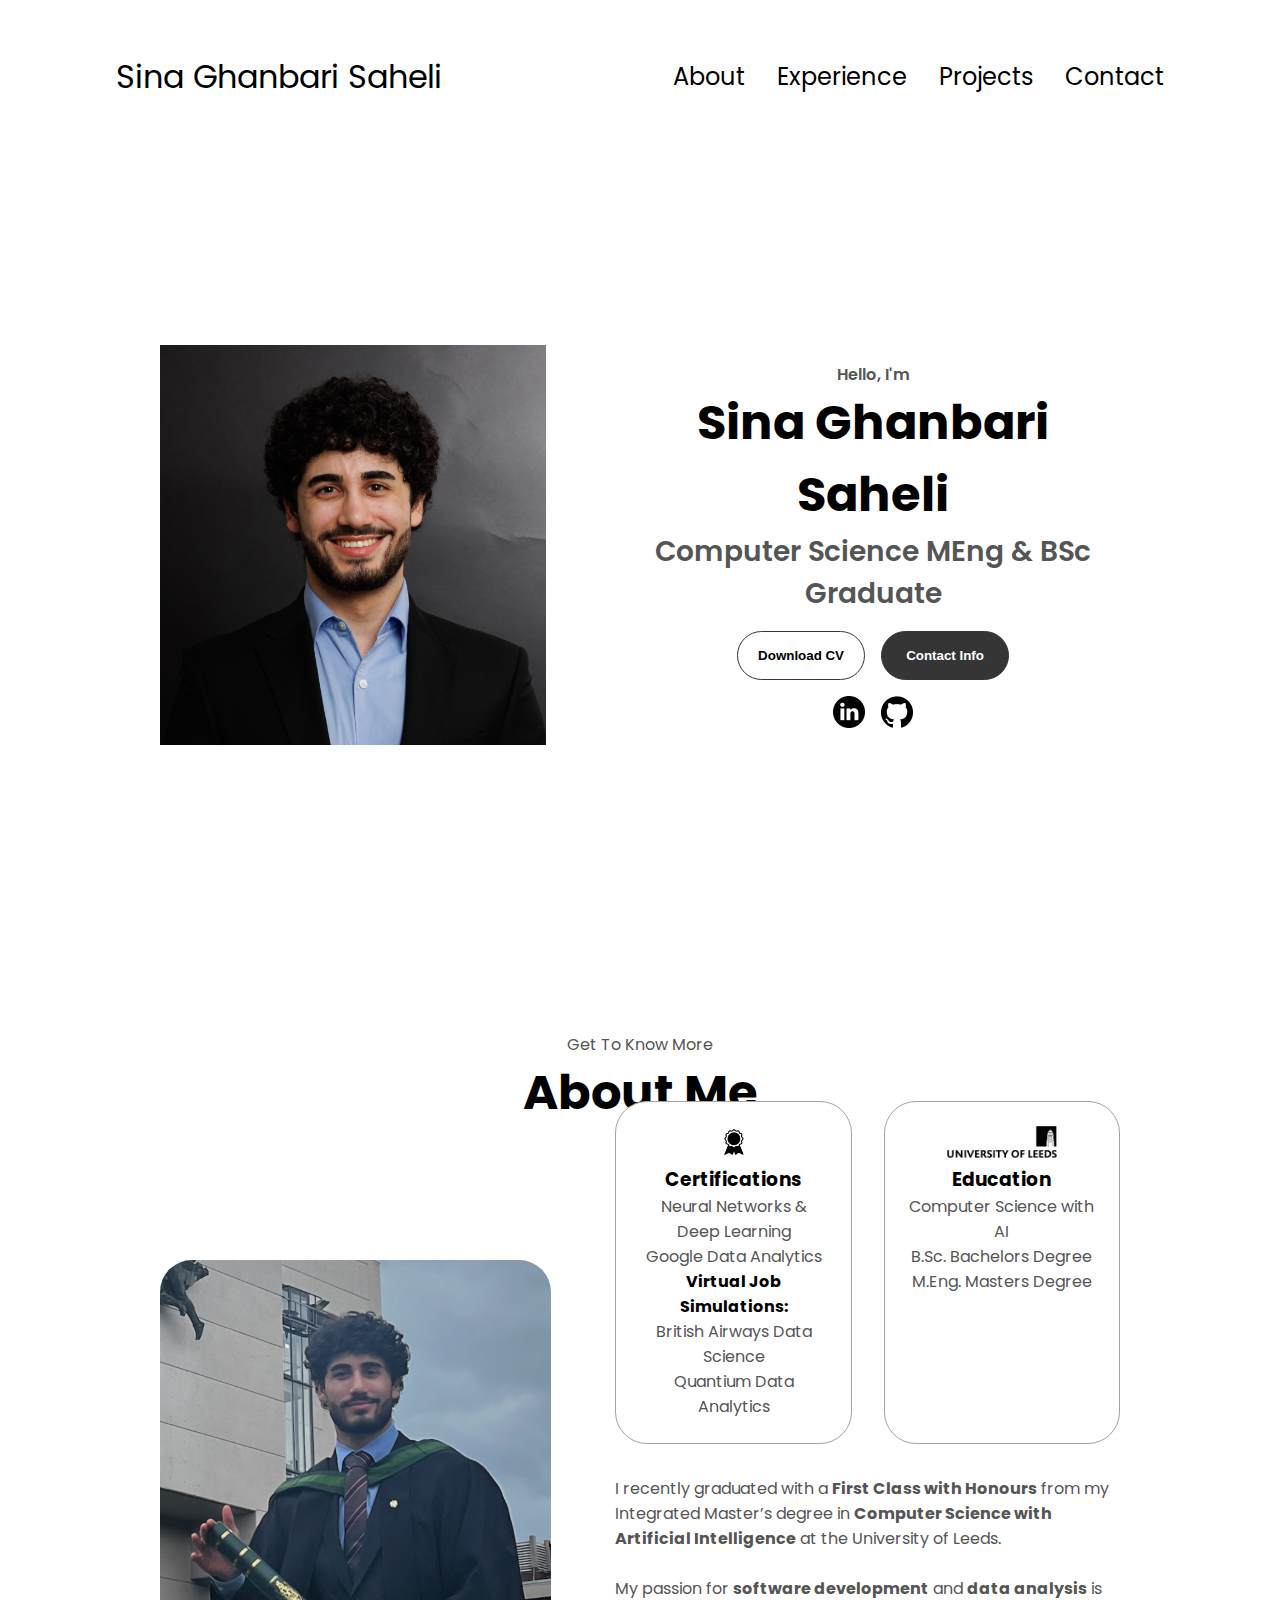
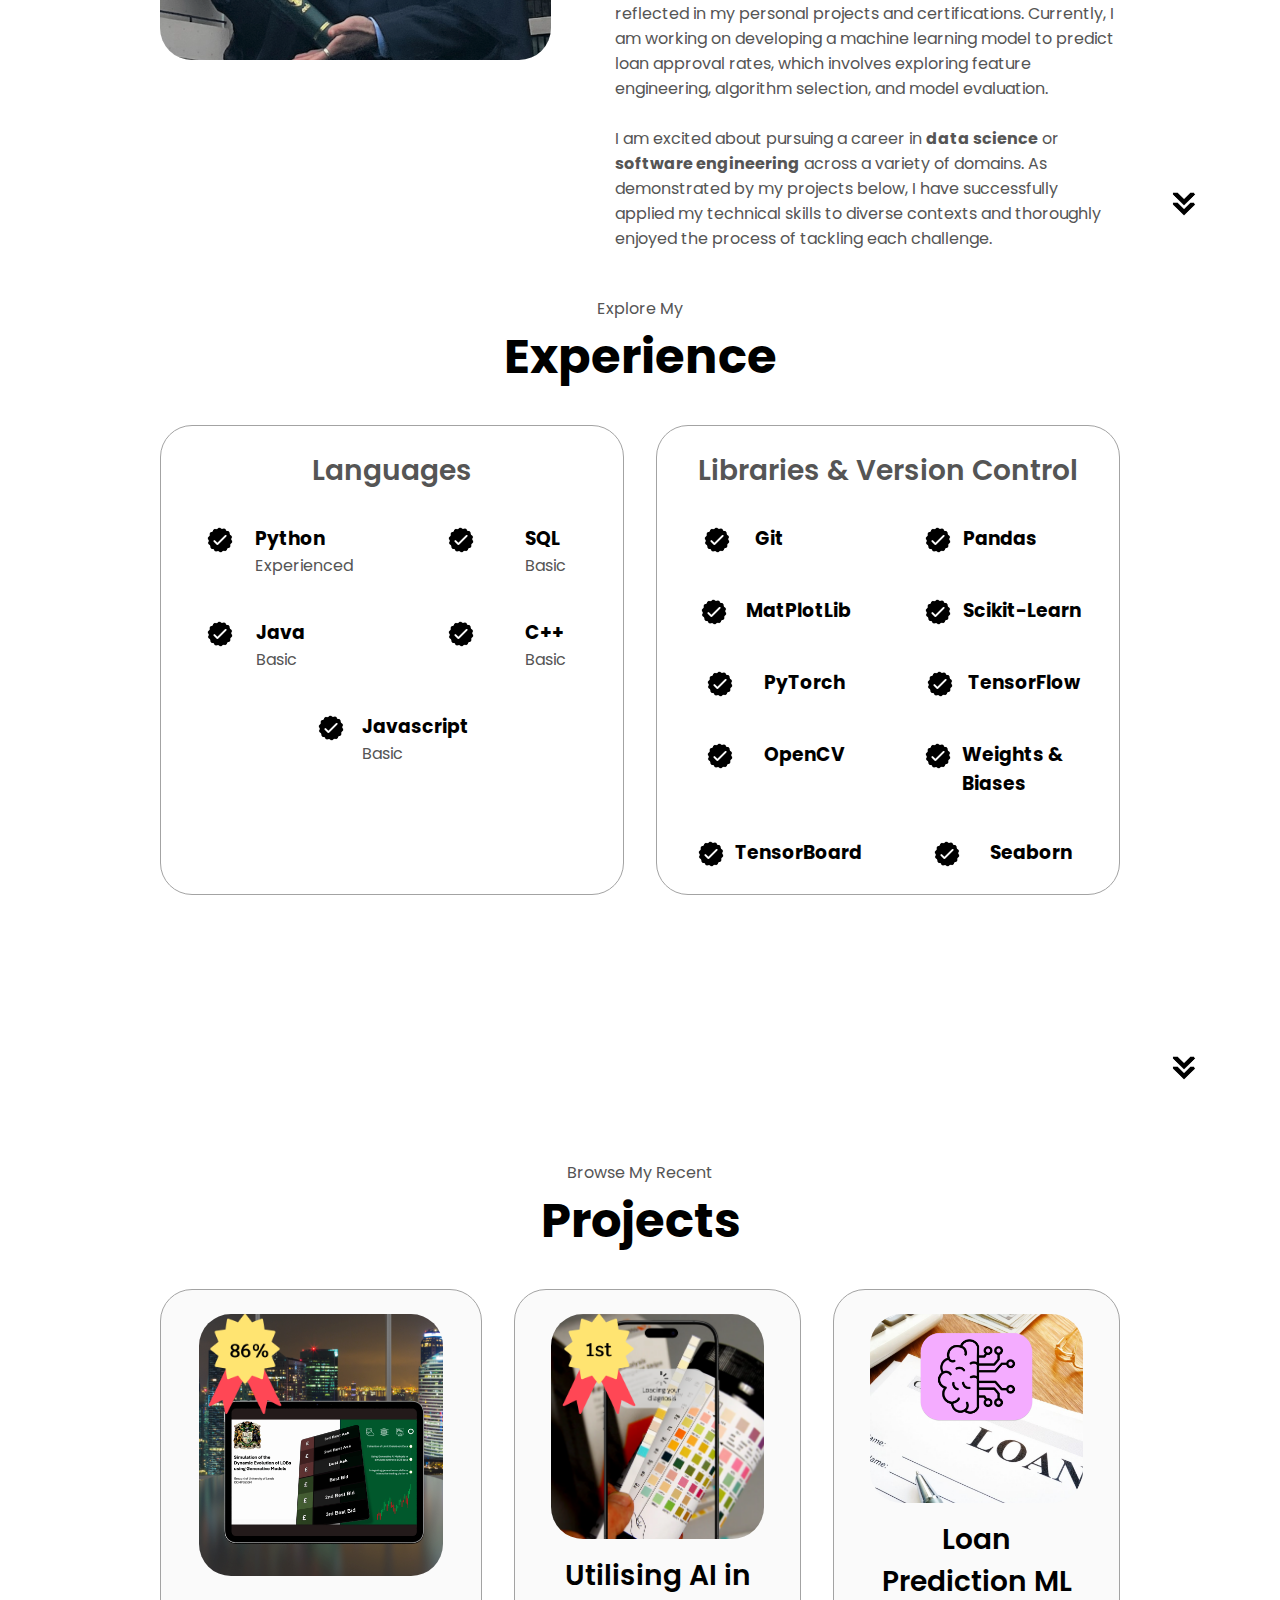
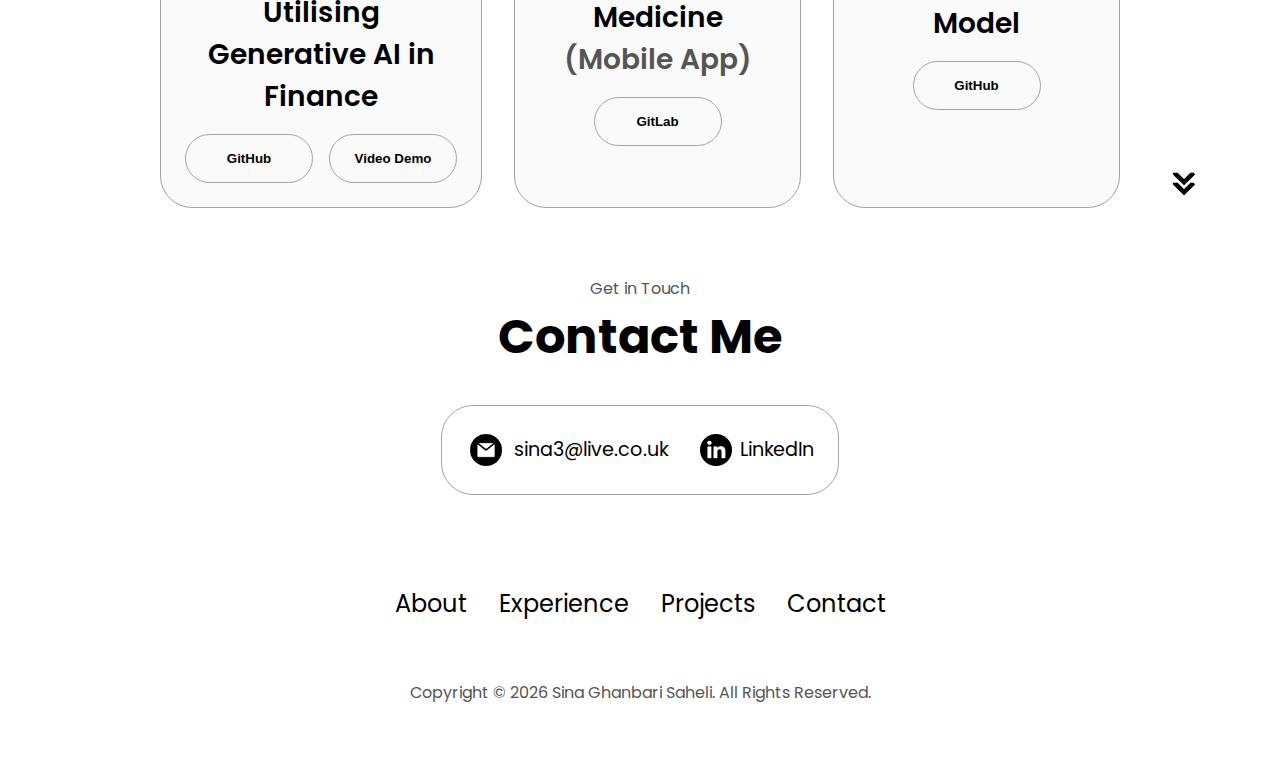
<file: index.html>
<!DOCTYPE html>
<html lang="en">
  <head>
    <meta charset="UTF-8" />
    <meta http-equiv="X-UA-Compatible" content="IE=edge" />
    <meta name="viewport" content="width=device-width, initial-scale=1.0" />
    <title>My Portfolio</title>
    <link rel="stylesheet" href="styles.css" />
    <link rel="stylesheet" href="mediaqueries.css" />
  </head>
  <body>
    <nav id="desktop-nav">
      <div class="logo">Sina Ghanbari Saheli</div>
      <div>
        <ul class="nav-links">
          <li><a href="#about">About</a></li>
          <li><a href="#experience">Experience</a></li>
          <li><a href="#projects">Projects</a></li>
          <li><a href="#contact">Contact</a></li>
        </ul>
      </div>
    </nav>
    <nav id="hamburger-nav">
      <div class="logo">Sina Ghanbari Saheli</div>
      <div class="hamburger-menu">
        <div class="hamburger-icon" onclick="toggleMenu()">
          <span></span>
          <span></span>
          <span></span>
        </div>
        <div class="menu-links">
          <li><a href="#about" onclick="toggleMenu()">About</a></li>
          <li><a href="#experience" onclick="toggleMenu()">Experience</a></li>
          <li><a href="#projects" onclick="toggleMenu()">Projects</a></li>
          <li><a href="#contact" onclick="toggleMenu()">Contact</a></li>
        </div>
      </div>
    </nav>
    <section id="profile">
      <div class="section__pic-container">
        <img src="./assets/profile-pic.png" alt="John Doe profile picture" />
      </div>
      <div class="section__text">
        <p class="section__text__p1">Hello, I'm</p>
        <h1 class="title">Sina Ghanbari Saheli</h1>
        <p class="section__text__p2">Computer Science MEng & BSc Graduate</p>
        <div class="btn-container">
          <button
            class="btn btn-color-2"
            onclick="window.open('./assets/Sina_CV_24.pdf')"
          >
            Download CV
          </button>
          <button class="btn btn-color-1" onclick="location.href='./#contact'">
            Contact Info
          </button>
        </div>
        <div id="socials-container">
          <img
            src="./assets/linkedin.png"
            alt="My LinkedIn profile"
            class="icon"
            onclick="location.href='https://www.linkedin.com/in/sina-ghanbari-saheli-0ba232171/'"
          />
          <img
            src="./assets/github.png"
            alt="My Github profile"
            class="icon"
            onclick="location.href='https://github.com/sc19sgs'"
          />
        </div>
      </div>
    </section>
    <section id="about">
      <p class="section__text__p1">Get To Know More</p>
      <h1 class="title">About Me</h1>
      <div class="section-container">
        <div class="section__pic-container">
          <img
            src="./assets/about-pic.png"
            alt="Profile picture"
            class="about-pic"
          />
        </div>
        <div class="about-details-container">
          <div class="about-containers">
            <div class="details-container">
                <img
                  src="./assets/experience.png"
                  alt="Certifications icon"
                  class="icon"
                />
                <h3>Certifications</h3>
                <ul>
                  <p>Neural Networks & Deep Learning</p>
                </ul>
                <ul>
                  <p>Google Data Analytics</p>
                </ul>
                <h4>Virtual Job Simulations:</h4>
                <ul>
                  <p>British Airways Data Science</p>
                  <p>Quantium Data Analytics</p>
                </ul>
              </div>
            <div class="details-container">
              <img
                src="./assets/leeds-logo.png"
                alt="Education icon"
                class="icon"
              />
              <h3>Education</h3>
              <p>Computer Science with AI</p>
              <p>B.Sc. Bachelors Degree<br />M.Eng. Masters Degree</p>
            </div>
          </div>
          <div class="text-container">
            <p>
                I recently graduated with a <strong>First Class with Honours</strong> from my Integrated Master’s degree in 
                <strong>Computer Science with Artificial Intelligence</strong> at the University of Leeds. 
              </p>
              <br>
              <p>
                My passion for <strong>software development</strong> and <strong>data analysis</strong> is reflected in my personal projects and certifications. 
                Currently, I am working on developing a machine learning model to predict loan approval rates, which involves exploring feature engineering, algorithm selection, and model evaluation.
              </p>
              <br>
              <p>
                I am excited about pursuing a career in <strong>data science</strong> or <strong>software engineering</strong> across a variety of domains. 
                As demonstrated by my projects below, I have successfully applied my technical skills to diverse contexts and thoroughly enjoyed the process of tackling each challenge.
              </p>

          </div>
        </div>
      </div>
      <img
        src="./assets/arrow.png"
        alt="Arrow icon"
        class="icon arrow"
        onclick="location.href='./#experience'"
      />
    </section>
    <section id="experience">
      <p class="section__text__p1">Explore My</p>
      <h1 class="title">Experience</h1>
      <div class="experience-details-container">
        <div class="about-containers">
          <div class="details-container">
            <h2 class="experience-sub-title">Languages</h2>
            <div class="article-container">
              <article>
                <img
                  src="./assets/checkmark.png"
                  alt="Experience icon"
                  class="icon"
                />
                <div>
                  <h3>Python</h3>
                  <p>Experienced</p>
                </div>
              </article>
              <article>
                <img
                  src="./assets/checkmark.png"
                  alt="Experience icon"
                  class="icon"
                />
                <div>
                  <h3>SQL</h3>
                  <p>Basic</p>
                </div>
              </article>
              <article>
                <img
                  src="./assets/checkmark.png"
                  alt="Experience icon"
                  class="icon"
                />
                <div>
                  <h3>Java &nbsp;&nbsp;&nbsp;&nbsp;&nbsp;&nbsp;&nbsp;&nbsp;&nbsp;&nbsp;&nbsp;</h3>
                  <p>Basic</p>
                </div>
              </article>
              <article>
                <img
                  src="./assets/checkmark.png"
                  alt="Experience icon"
                  class="icon"
                />
                <div>
                  <h3>C++       </h3>
                  <p>Basic</p>
                </div>
              </article>
              <article>
                <img
                  src="./assets/checkmark.png"
                  alt="Experience icon"
                  class="icon"
                />
                <div>
                  <h3>Javascript</h3>
                  <p>Basic</p>
                </div>
              </article>

            </div>
          </div>
          <div class="details-container">
            <h2 class="experience-sub-title">Libraries & Version Control</h2>
            <div class="article-container">
              <article>
                <img
                  src="./assets/checkmark.png"
                  alt="Experience icon"
                  class="icon"
                />
                <div>
                  <h3>Git &nbsp;&nbsp;&nbsp;&nbsp;&nbsp;&nbsp;&nbsp;&nbsp;&nbsp;&nbsp;&nbsp;&nbsp;&nbsp;&nbsp;&nbsp;</h3>
                  <p></p>
                </div>
              </article>
              <article>
                <img
                  src="./assets/checkmark.png"
                  alt="Experience icon"
                  class="icon"
                />
                <div>
                  <h3>Pandas&nbsp;&nbsp;&nbsp;&nbsp;&nbsp;&nbsp;&nbsp;&nbsp;&nbsp;&nbsp;&nbsp;</h3>
                  <p></p>
                </div>
              </article>
              <article>
                <img
                  src="./assets/checkmark.png"
                  alt="Experience icon"
                  class="icon"
                />
                <div>
                  <h3>MatPlotLib</h3>
                  <p></p>
                </div>
              </article>
              <article>
                <img
                  src="./assets/checkmark.png"
                  alt="Experience icon"
                  class="icon"
                />
                <div>
                  <h3>Scikit-Learn</h3>
                  <p></p>
                </div>
              </article>
              <article>
                <img
                  src="./assets/checkmark.png"
                  alt="Experience icon"
                  class="icon"
                />
                <div>
                  <h3>PyTorch</h3>
                  <p></p>
                </div>
              </article>
              <article>
                <img
                  src="./assets/checkmark.png"
                  alt="Experience icon"
                  class="icon"
                />
                <div>
                  <h3>TensorFlow</h3>
                  <p></p>
                </div>
              </article>
              <article>
                <img
                  src="./assets/checkmark.png"
                  alt="Experience icon"
                  class="icon"
                />
                <div>
                  <h3>OpenCV</h3>
                  <p></p>
                </div>
              </article>
              <article>
                <img
                  src="./assets/checkmark.png"
                  alt="Experience icon"
                  class="icon"
                />
                <div>
                  <h3>Weights & Biases</h3>
                  <p></p>
                </div>
              </article>
              <article>
                <img
                  src="./assets/checkmark.png"
                  alt="Experience icon"
                  class="icon"
                />
                <div>
                  <h3>TensorBoard</h3>
                  <p></p>
                </div>
              </article>
              <article>
                <img
                  src="./assets/checkmark.png"
                  alt="Experience icon"
                  class="icon"
                />
                <div>
                  <h3>Seaborn</h3>
                  <p></p>
                </div>
              </article>
            </div>
          </div>
          </div>
          </div>
          <img
            src="./assets/arrow.png"
            alt="Arrow icon"
            class="icon arrow"
            onclick="location.href='./#projects'"
          />
          </section>
          
    <section id="projects">
      <p class="section__text__p1">Browse My Recent</p>
      <h1 class="title">Projects</h1>
      <div class="experience-details-container">
        <div class="about-containers">
            <div class="details-container color-container">
                <div class="article-container">
                  <img
                    src="./assets/86.png"
                    alt="Ribbon"
                    class="ribbon-img"
                  />
                  <img
                    src="./assets/project-1.png"
                    alt="Project 1"
                    class="project-img"
                  />
                </div>
                <h2 class="experience-sub-title project-title">Utilising Generative AI in Finance</h2>
                <div class="btn-container">
                  <button
                    class="btn btn-color-2 project-btn"
                    onclick="location.href='https://github.com/sc19sgs/Generating-Synthetic-Limit-Order-Book-Data/'"
                  >
                    GitHub
                  </button>
                  <button
                    class="btn btn-color-2 project-btn"
                    onclick="openVideoPopup()"
                  >
                    Video Demo
                  </button>
                </div>
              </div>
              
          <div class="details-container color-container">
            <div class="article-container">
                <img
                src="./assets/1st.png"
                alt="Ribbon"
                class="ribbon-img"
              />                 
              <img
                src="./assets/project-2.png"
                alt="Project 2"
                class="project-img"
              />
            </div>
            <h2 class="experience-sub-title project-title">Utilising AI in Medicine <p>(Mobile App)</p></h2>
            <div class="btn-container">
              <button
                class="btn btn-color-2 project-btn"
                onclick="location.href='https://gitlab.com/comp3931-final-project/phoenixapp/-/wikis/Guides/How-to-Run-Urine-Dipstick-Analysis-App'"
              >
                GitLab
              </button>

            </div>
          </div>
          <div class="details-container color-container">
            <div class="article-container">
              <img
                src="./assets/project-3.png"
                alt="Project 3"
                class="project-img"
              />
            </div>
            <h2 class="experience-sub-title project-title">Loan Prediction ML Model</h2>
            <div class="btn-container">
              <button
                class="btn btn-color-2 project-btn"
                onclick="location.href='https://github.com/sc19sgs/Loan_Prediction'"
              >
                GitHub
              </button>
            </div>
          </div>
        </div>
      </div>
      <img
        src="./assets/arrow.png"
        alt="Arrow icon"
        class="icon arrow"
        onclick="location.href='./#contact'"
      />
    </section>
    <section id="contact">
      <p class="section__text__p1">Get in Touch</p>
      <h1 class="title">Contact Me</h1>
      <div class="contact-info-upper-container">
        <div class="contact-info-container">
          <img
            src="./assets/email.png"
            alt="Email icon"
            class="icon contact-icon email-icon"
          />
          <p><a href="mailto:sina3@live.co.uk">sina3@live.co.uk</a></p>
        </div>
        <div class="contact-info-container">
          <img
            src="./assets/linkedin.png"
            alt="LinkedIn icon"
            class="icon contact-icon"
          />
          <p><a href="https://www.linkedin.com/in/sina-ghanbari-saheli-0ba232171/">LinkedIn</a></p>
        </div>
      </div>
    </section>
    <footer>
      <nav>
        <div class="nav-links-container">
          <ul class="nav-links">
            <li><a href="#about">About</a></li>
            <li><a href="#experience">Experience</a></li>
            <li><a href="#projects">Projects</a></li>
            <li><a href="#contact">Contact</a></li>
          </ul>
        </div>
      </nav>
      <p>Copyright &#169; <span id="currentYear"></span> Sina Ghanbari Saheli. All Rights Reserved.</p>
    </footer>
    
    <script>
        // JavaScript to dynamically set the current year
        document.getElementById("currentYear").textContent = new Date().getFullYear();
    </script>

    <!-- Video Modal -->
    <div id="videoModal" class="modal">
        <div class="modal-content">
          <span class="close" onclick="closeVideoPopup()">&times;</span>
          <video controls id="videoPlayer">
            <source src="./assets/VIDEO_GROUP_4.mp4" type="video/mp4">
            Your browser does not support the video tag.
          </video>
        </div>
      </div>    
    <script src="script.js"></script>
  </body>
</html>
</file>
<file: styles.css>
/* GENERAL */

@import url("https://fonts.googleapis.com/css2?family=Poppins:wght@300;400;500;600&display=swap");

* {
  margin: 0;
  padding: 0;
}

body {
  font-family: "Poppins", sans-serif;
}

html {
  scroll-behavior: smooth;
}

p {
  color: rgb(85, 85, 85);
}

/* TRANSITION */

a,
.btn {
  transition: all 300ms ease;
}

/* DESKTOP NAV */

nav,
.nav-links {
  display: flex;
}

nav {
  justify-content: space-around;
  align-items: center;
  height: 17vh;
}

.nav-links {
  gap: 2rem;
  list-style: none;
  font-size: 1.5rem;
}

a {
  color: black;
  text-decoration: none;
  text-decoration-color: white;
}

a:hover {
  color: grey;
  text-decoration: underline;
  text-underline-offset: 1rem;
  text-decoration-color: rgb(181, 181, 181);
}

.logo {
  font-size: 2rem;
}

.logo:hover {
  cursor: default;
}

/* HAMBURGER MENU */

#hamburger-nav {
  display: none;
}

.hamburger-menu {
  position: relative;
  display: inline-block;
}

.hamburger-icon {
  display: flex;
  flex-direction: column;
  justify-content: space-between;
  height: 24px;
  width: 30px;
  cursor: pointer;
}

.hamburger-icon span {
  width: 100%;
  height: 2px;
  background-color: black;
  transition: all 0.3 ease-in-out;
}

.menu-links {
  position: absolute;
  top: 100%;
  right: 0;
  background-color: white;
  width: fit-content;
  max-height: 0;
  overflow: hidden;
  transition: all 0.3 ease-in-out;
}

.menu-links a {
  display: block;
  padding: 10px;
  text-align: center;
  font-size: 1.5rem;
  color: black;
  text-decoration: none;
  transition: all 0.3 ease-in-out;
}

.menu-links li {
  list-style: none;
}

.menu-links.open {
  max-height: 300px;
}

.hamburger-icon.open span:first-child {
  transform: rotate(45deg) translate(10px, 5px);
}

.hamburger-icon.open span:nth-child(2) {
  opacity: 0;
}

.hamburger-icon.open span:last-child {
  transform: rotate(-45deg) translate(10px, -5px);
}

.hamburger-icon span:first-child {
  transform: none;
}

.hamburger-icon span:first-child {
  opacity: 1;
}

.hamburger-icon span:first-child {
  transform: none;
}

/* SECTIONS */

section {
  padding-top: 4vh;
  height: 96vh;
  margin: 0 10rem;
  box-sizing: border-box;
  min-height: fit-content;
}

.section-container {
  display: flex;
}

/* PROFILE SECTION */

#profile {
  display: flex;
  justify-content: center;
  gap: 5rem;
  height: 80vh;
}

.section__pic-container {
  display: flex;
  height: 400px;
  width: 400px;
  margin: auto 0;
}

.section__text {
  align-self: center;
  text-align: center;
}

.section__text p {
  font-weight: 600;
}

.section__text__p1 {
  text-align: center;
}

.section__text__p2 {
  font-size: 1.75rem;
  margin-bottom: 1rem;
}

.title {
  font-size: 3rem;
  text-align: center;
}

#socials-container {
  display: flex;
  justify-content: center;
  margin-top: 1rem;
  gap: 1rem;
}

/* ICONS */

.icon {
  cursor: pointer;
  height: 2rem;
}

/* BUTTONS */

.btn-container {
  display: flex;
  justify-content: center;
  gap: 1rem;
}

.btn {
  font-weight: 600;
  transition: all 300ms ease;
  padding: 1rem;
  width: 8rem;
  border-radius: 2rem;
}

.btn-color-1,
.btn-color-2 {
  border: rgb(53, 53, 53) 0.1rem solid;
}

.btn-color-1:hover,
.btn-color-2:hover {
  cursor: pointer;
}

.btn-color-1,
.btn-color-2:hover {
  background: rgb(53, 53, 53);
  color: white;
}

.btn-color-1:hover {
  background: rgb(0, 0, 0);
}

.btn-color-2 {
  background: none;
}

.btn-color-2:hover {
  border: rgb(255, 255, 255) 0.1rem solid;
}

.btn-container {
  gap: 1rem;
}

/* ABOUT SECTION */

#about {
  position: relative;
}

.about-containers {
  gap: 2rem;
  margin-bottom: 2rem;
  margin-top: 2rem;
}

.about-details-container {
  justify-content: center;
  flex-direction: column;
}

.about-containers,
.about-details-container {
  display: flex;
}

.about-pic {
  border-radius: 2rem;
}

.arrow {
  position: absolute;
  right: -5rem;
  bottom: 2.5rem;
}

.details-container {
  padding: 1.5rem;
  flex: 1;
  background: white;
  border-radius: 2rem;
  border: rgb(53, 53, 53) 0.1rem solid;
  border-color: rgb(163, 163, 163);
  text-align: center;
}

.section-container {
  gap: 4rem;
  height: 80%;
}

.section__pic-container {
  height: 400px;
  width: 400px;
  margin: auto 0;
}

/* EXPERIENCE SECTION */

#experience {
  position: relative;
}

.experience-sub-title {
  color: rgb(85, 85, 85);
  font-weight: 600;
  font-size: 1.75rem;
  margin-bottom: 2rem;
}

.experience-details-container {
  display: flex;
  justify-content: center;
  flex-direction: column;
}

.article-container {
  display: flex;
  text-align: initial;
  flex-wrap: wrap;
  flex-direction: row;
  gap: 2.5rem;
  justify-content: space-around;
}

article {
  display: flex;
  width: 10rem;
  justify-content: space-around;
  gap: 0.5rem;
}

article .icon {
  cursor: default;
}

/* PROJECTS SECTION */

#projects {
  position: relative;
}

.color-container {
  border-color: rgb(163, 163, 163);
  background: rgb(250, 250, 250);
}

.project-img {
  border-radius: 2rem;
  width: 90%;
  height: 90%;
}

.project-title {
  margin: 1rem;
  color: black;
}

.project-btn {
  color: black;
  border-color: rgb(163, 163, 163);
}

/* CONTACT */

#contact {
  display: flex;
  justify-content: center;
  flex-direction: column;
  height: 70vh;
}

.contact-info-upper-container {
  display: flex;
  justify-content: center;
  border-radius: 2rem;
  border: rgb(53, 53, 53) 0.1rem solid;
  border-color: rgb(163, 163, 163);
  background: (250, 250, 250);
  margin: 2rem auto;
  padding: 0.5rem;
}

.contact-info-container {
  display: flex;
  align-items: center;
  justify-content: center;
  gap: 0.5rem;
  margin: 1rem;
}

.contact-info-container p {
  font-size: larger;
}

.contact-icon {
  cursor: default;
}

.email-icon {
  height: 2.5rem;
}

/* FOOTER SECTION */

footer {
  height: 26vh;
  margin: 0 1rem;
}

footer p {
  text-align: center;
}
/* Modal styles */
.modal {
  display: none; /* Hidden by default */
  position: fixed; /* Stay in place */
  z-index: 10; /* Sit on top */
  left: 0;
  top: 0;
  width: 100%;
  height: 100%;
  overflow: auto; /* Enable scroll if needed */
  background-color: rgba(0, 0, 0, 0.7); /* Black with opacity */
}

/* Modal content */
.modal-content {
  position: relative;
  margin: 5% auto;
  padding: 0;
  width: 90%; /* Make it smaller */
  max-width: 600px; /* Ensure it doesn't get too large */
  background-color: #fff;
  border-radius: 8px;
  text-align: center; /* Center video content */
  overflow: hidden;
}

/* Video element styling */
#videoPlayer {
  width: 100%; /* Make the video take up all modal width */
  height: auto; /* Maintain aspect ratio */
}

/* Close button */
.close {
  position: absolute;
  top: 10px;
  right: 20px;
  color: #aaa;
  font-size: 28px;
  font-weight: bold;
  cursor: pointer;
}

.close:hover,
.close:focus {
  color: #000;
  text-decoration: none;
  cursor: pointer;
}

.ribbon-img {
  position: absolute;
  top: 0px; /* Adjust as needed */
  left: 10px; /* Adjust as needed */
  width: 100px; /* Set a width for the ribbon image */
  height: auto; /* Maintain aspect ratio */
  z-index: 2; /* Ensure it appears above other elements */
}

.article-container {
  position: relative; /* Required for positioning the ribbon */
}
</file>
<file: mediaqueries.css>
@media screen and (max-width: 1400px) {
    #profile {
      height: 83vh;
      margin-bottom: 6rem;
    }
    .about-containers {
      flex-wrap: wrap;
    }
    #contact,
    #projects {
      height: fit-content;
    }
  }
  
  @media screen and (max-width: 1200px) {
    #desktop-nav {
      display: none;
    }
    #hamburger-nav {
      display: flex;
    }
    #experience,
    .experience-details-container {
      margin-top: 2rem;
    }
    #profile,
    .section-container {
      display: block;
    }
    .arrow {
      display: none;
    }
    section,
    .section-container {
      height: fit-content;
    }
    section {
      margin: 0 5%;
    }
    .section__pic-container {
      width: 275px;
      height: 275px;
      margin: 0 auto 2rem;
    }
    .about-containers {
      margin-top: 0;
    }
  }
  
  @media screen and (max-width: 600px) {
    #contact,
    footer {
      height: 40vh;
    }
    #profile {
      height: 83vh;
      margin-bottom: 0;
    }
    article {
      font-size: 1rem;
    }
    footer nav {
      height: fit-content;
      margin-bottom: 2rem;
    }
    .about-containers,
    .contact-info-upper-container,
    .btn-container {
      flex-wrap: wrap;
    }
    .contact-info-container {
      margin: 0;
    }
    .contact-info-container p,
    .nav-links li a {
      font-size: 1rem;
    }
    .experience-sub-title {
      font-size: 1.25rem;
    }
    .logo {
      font-size: 1.5rem;
    }
    .nav-links {
      flex-direction: column;
      gap: 0.5rem;
      text-align: center;
    }
    .section__pic-container {
      width: auto;
      height: 46vw;
      justify-content: center;
    }
    .section__text__p2 {
      font-size: 1.25rem;
    }
    .title {
      font-size: 2rem;
    }
    .text-container {
      text-align: justify;
    }
  }
</file>
